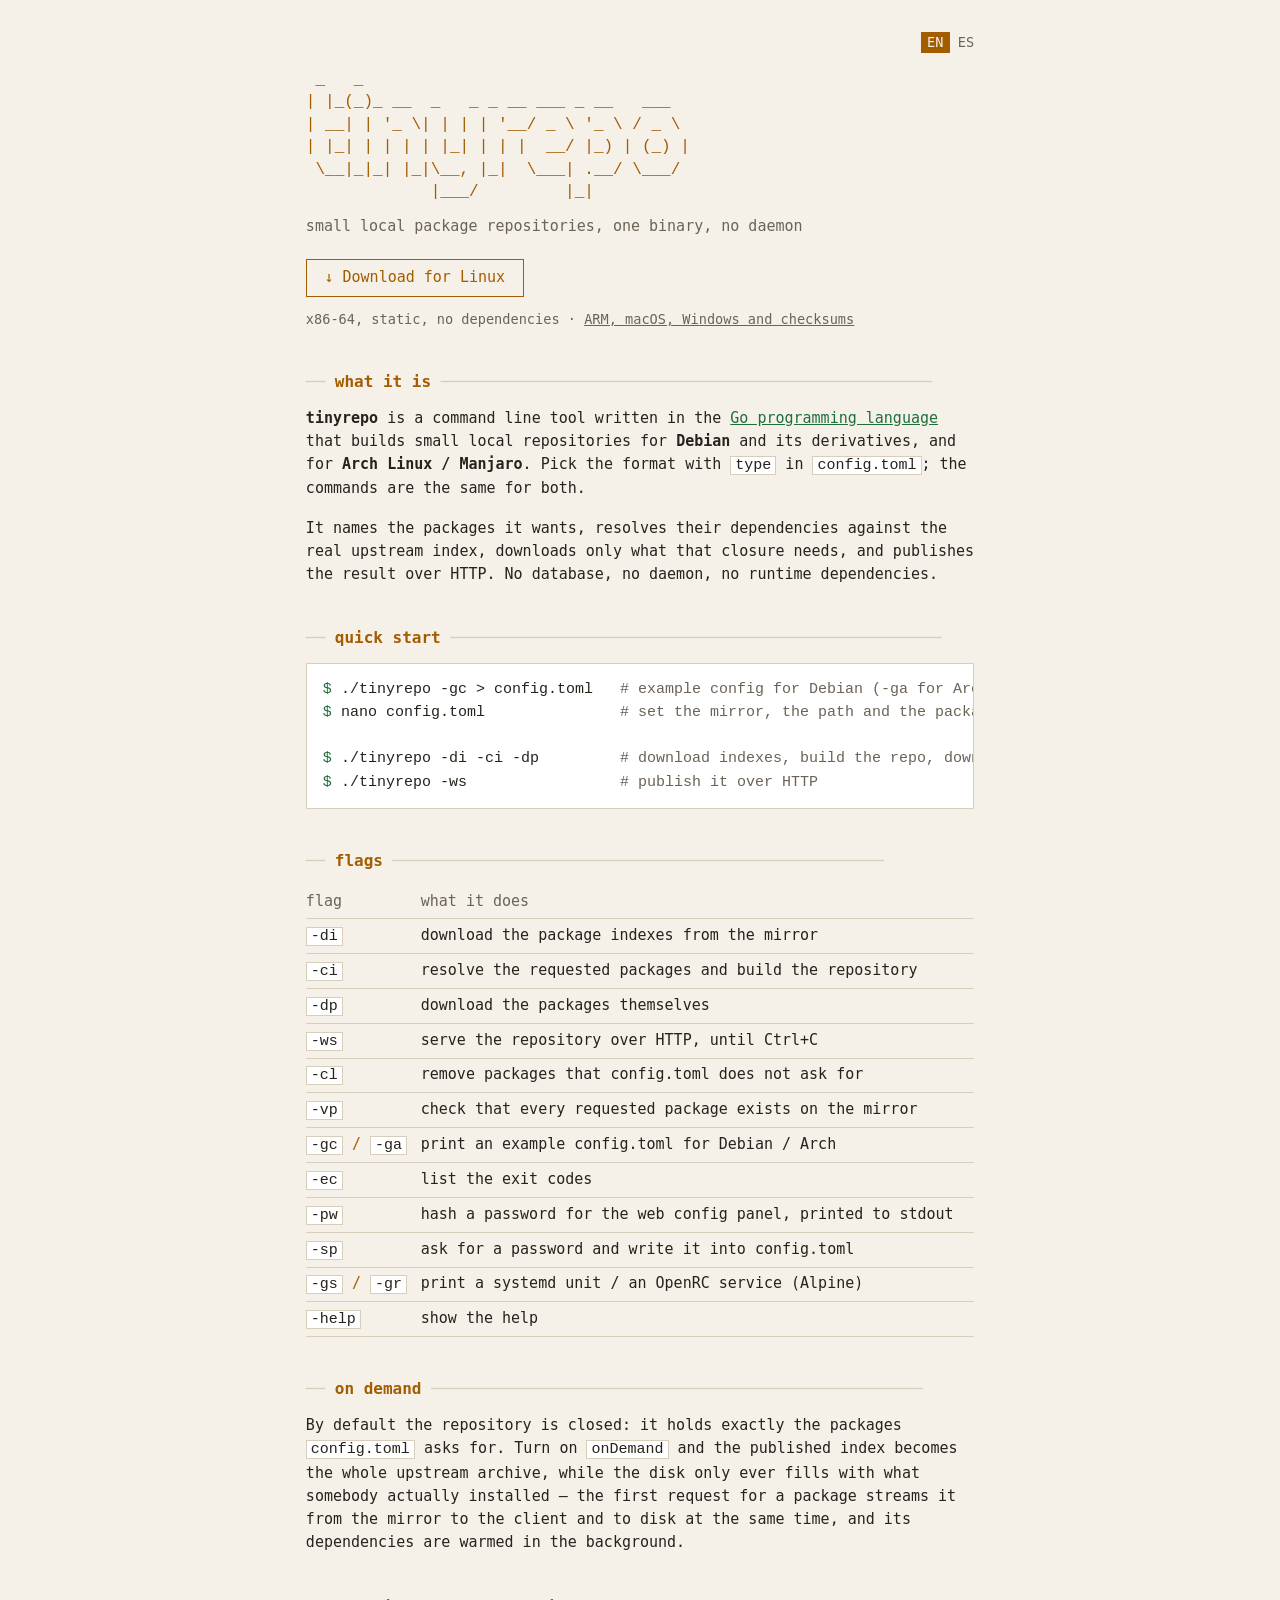
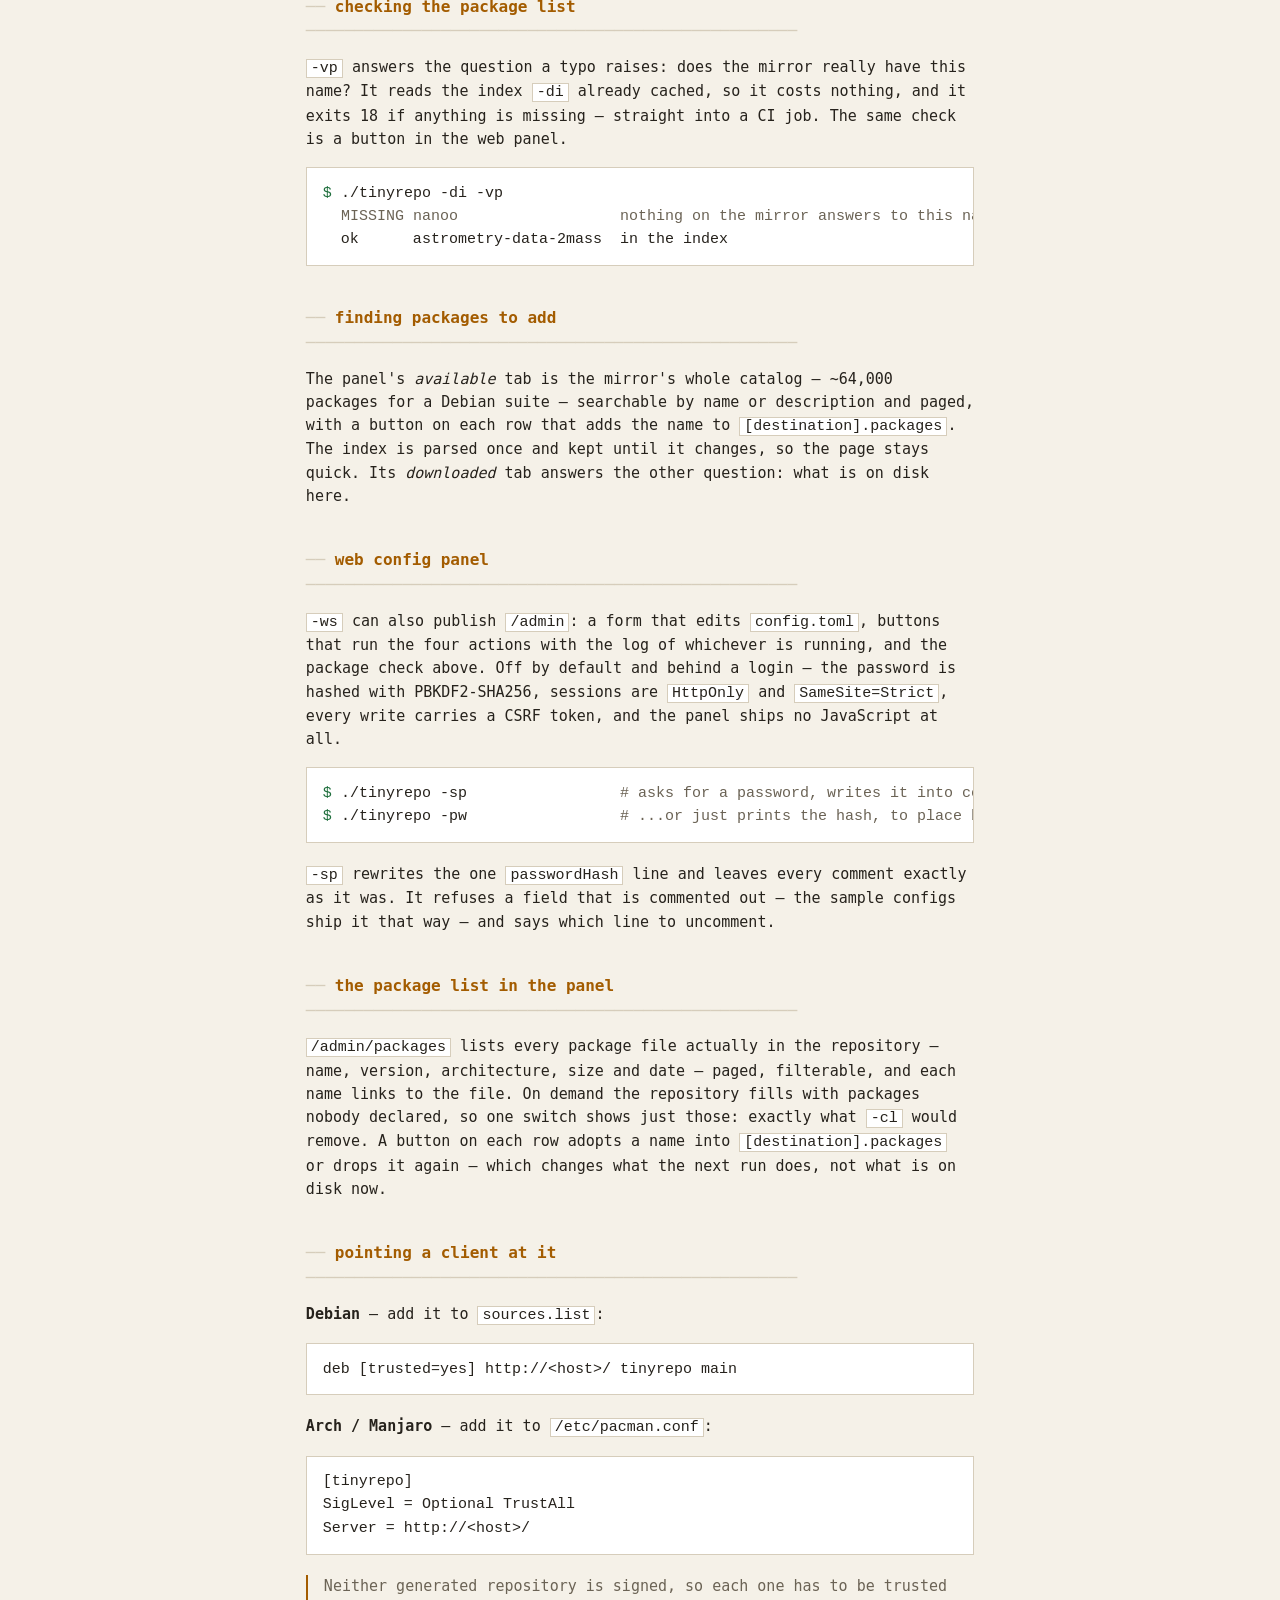
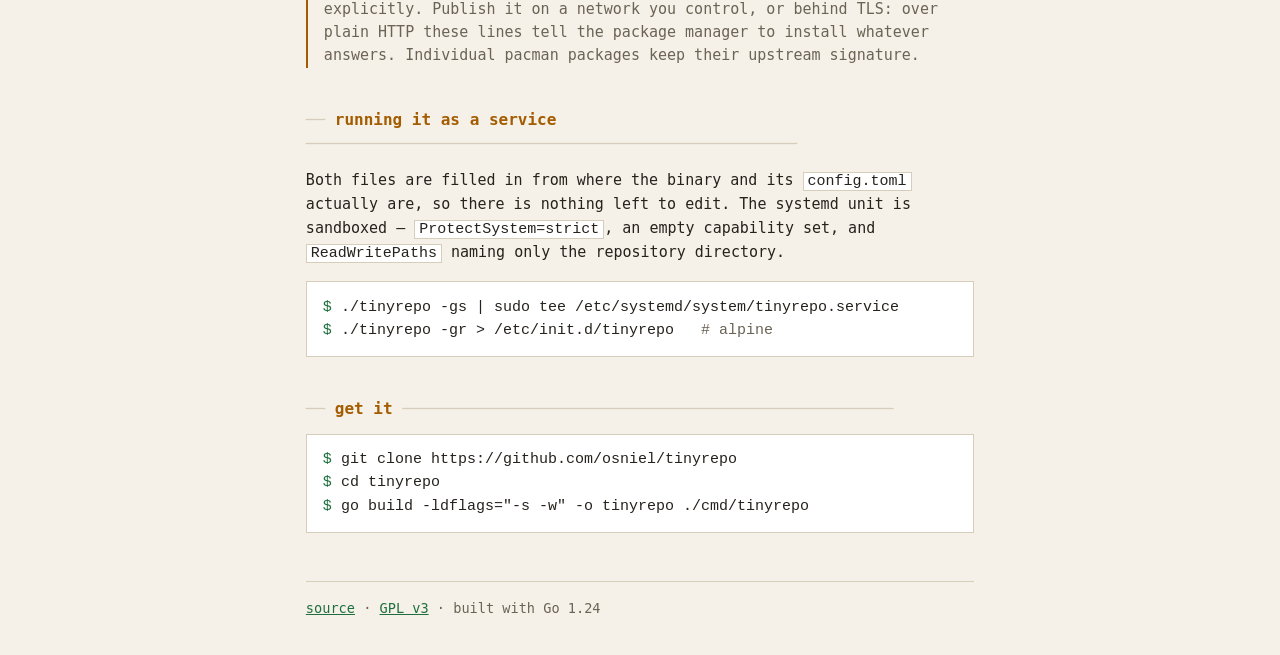
<file: docs/index.html>
<!DOCTYPE html>
<html lang="en">
<head>
<meta charset="utf-8">
<meta name="viewport" content="width=device-width, initial-scale=1">
<title>tinyrepo — small local Debian and Arch repositories</title>
<meta name="description" content="A single Go binary that builds and serves small local package repositories for Debian and Arch Linux / Manjaro.">
<link rel="alternate" hreflang="en" href="https://tinyrepo.dev/">
<link rel="alternate" hreflang="es" href="https://tinyrepo.dev/es/">
<link rel="alternate" hreflang="x-default" href="https://tinyrepo.dev/">
<link rel="icon" href="data:image/svg+xml,%3Csvg xmlns=%27http://www.w3.org/2000/svg%27 viewBox=%270 0 16 16%27%3E%3Crect width=%2716%27 height=%2716%27 rx=%273%27 fill=%27%23111%27/%3E%3Ctext x=%273%27 y=%2712%27 font-family=%27monospace%27 font-size=%2711%27 fill=%27%237f7%27%3E%3E%3C/text%3E%3C/svg%3E">
<link rel="stylesheet" href="assets/tui.css">
</head>
<body>
<main>

<nav class="lang">
  <a href="./" aria-current="true">EN</a>
  <a href="es/">ES</a>
</nav>

<header>
<pre class="logo" aria-label="tinyrepo"> _   _
| |_(_)_ __  _   _ _ __ ___ _ __   ___
| __| | '_ \| | | | '__/ _ \ '_ \ / _ \
| |_| | | | | |_| | | |  __/ |_) | (_) |
 \__|_|_| |_|\__, |_|  \___| .__/ \___/
             |___/         |_|</pre>
<p class="tagline">small local package repositories, one binary, no daemon<span class="cursor"> </span></p>

<div class="get">
<a class="button" href="https://github.com/osnieltux/tinyrepo/releases/latest/download/tinyrepo-linux-amd64" download>&#8595; Download for Linux</a>
<span class="other">x86-64, static, no dependencies &middot;
<a href="https://github.com/osnieltux/tinyrepo/releases/latest">ARM, macOS, Windows and checksums</a></span>
</div>
</header>

<h2>what it is</h2>
<p><strong>tinyrepo</strong> is a command line tool written in the
<a href="https://go.dev/">Go programming language</a> that builds small local repositories for
<strong>Debian</strong> and its derivatives, and for
<strong>Arch Linux / Manjaro</strong>. Pick the format with <code>type</code> in
<code>config.toml</code>; the commands are the same for both.</p>
<p>It names the packages it wants, resolves their dependencies against the real
upstream index, downloads only what that closure needs, and publishes the result
over HTTP. No database, no daemon, no runtime dependencies.</p>

<h2>quick start</h2>
<pre><code><span class="p">$</span> ./tinyrepo -gc &gt; config.toml   <span class="c"># example config for Debian (-ga for Arch)</span>
<span class="p">$</span> nano config.toml               <span class="c"># set the mirror, the path and the packages</span>

<span class="p">$</span> ./tinyrepo -di -ci -dp         <span class="c"># download indexes, build the repo, download packages</span>
<span class="p">$</span> ./tinyrepo -ws                 <span class="c"># publish it over HTTP</span></code></pre>

<h2>flags</h2>
<div class="scroll">
<table>
<thead><tr><th>flag</th><th>what it does</th></tr></thead>
<tbody>
<tr><td><code>-di</code></td><td>download the package indexes from the mirror</td></tr>
<tr><td><code>-ci</code></td><td>resolve the requested packages and build the repository</td></tr>
<tr><td><code>-dp</code></td><td>download the packages themselves</td></tr>
<tr><td><code>-ws</code></td><td>serve the repository over HTTP, until Ctrl+C</td></tr>
<tr><td><code>-cl</code></td><td>remove packages that config.toml does not ask for</td></tr>
<tr><td><code>-vp</code></td><td>check that every requested package exists on the mirror</td></tr>
<tr><td><code>-gc</code> / <code>-ga</code></td><td>print an example config.toml for Debian / Arch</td></tr>
<tr><td><code>-ec</code></td><td>list the exit codes</td></tr>
<tr><td><code>-pw</code></td><td>hash a password for the web config panel, printed to stdout</td></tr>
<tr><td><code>-sp</code></td><td>ask for a password and write it into config.toml</td></tr>
<tr><td><code>-gs</code> / <code>-gr</code></td><td>print a systemd unit / an OpenRC service (Alpine)</td></tr>
<tr><td><code>-help</code></td><td>show the help</td></tr>
</tbody>
</table>
</div>

<h2>on demand</h2>
<p>By default the repository is closed: it holds exactly the
packages <code>config.toml</code> asks for. Turn on <code>onDemand</code> and the
published index becomes the whole upstream archive, while the disk only ever
fills with what somebody actually installed — the first request for a package
streams it from the mirror to the client and to disk at the same time, and its
dependencies are warmed in the background.</p>

<h2>checking the package list</h2>
<p><code>-vp</code> answers the question a typo raises: does the mirror really
have this name? It reads the index <code>-di</code> already cached, so it costs
nothing, and it exits 18 if anything is missing — straight into a CI job. The
same check is a button in the web panel.</p>
<pre><code><span class="p">$</span> ./tinyrepo -di -vp
  <span class="c">MISSING nanoo                  nothing on the mirror answers to this name</span>
  ok      astrometry-data-2mass  in the index</code></pre>

<h2>finding packages to add</h2>
<p>The panel's <em>available</em> tab is the mirror's whole catalog — ~64,000
packages for a Debian suite — searchable by name or description and paged, with
a button on each row that adds the name to <code>[destination].packages</code>.
The index is parsed once and kept until it changes, so the page stays quick. Its
<em>downloaded</em> tab answers the other question: what is on disk here.</p>

<h2>web config panel</h2>
<p><code>-ws</code> can also publish <code>/admin</code>: a form that edits
<code>config.toml</code>, buttons that run the four actions with the log of
whichever is running, and the package check above. Off by default and behind a
login — the password is hashed with PBKDF2-SHA256, sessions are
<code>HttpOnly</code> and <code>SameSite=Strict</code>, every write carries a
CSRF token, and the panel ships no JavaScript at all.</p>
<pre><code><span class="p">$</span> ./tinyrepo -sp                 <span class="c"># asks for a password, writes it into config.toml</span>
<span class="p">$</span> ./tinyrepo -pw                 <span class="c"># ...or just prints the hash, to place by hand</span></code></pre>
<p><code>-sp</code> rewrites the one <code>passwordHash</code> line and leaves
every comment exactly as it was. It refuses a field that is commented out — the
sample configs ship it that way — and says which line to uncomment.</p>

<h2>the package list in the panel</h2>
<p><code>/admin/packages</code> lists every package file actually in the
repository — name, version, architecture, size and date — paged, filterable, and
each name links to the file. On demand the repository fills with packages nobody
declared, so one switch shows just those: exactly what <code>-cl</code> would
remove. A button on each row adopts a name into
<code>[destination].packages</code> or drops it again — which changes what the
next run does, not what is on disk now.</p>

<h2>pointing a client at it</h2>
<p><strong>Debian</strong> — add it to <code>sources.list</code>:</p>
<pre><code>deb [trusted=yes] http://&lt;host&gt;/ tinyrepo main</code></pre>
<p><strong>Arch / Manjaro</strong> — add it to <code>/etc/pacman.conf</code>:</p>
<pre><code>[tinyrepo]
SigLevel = Optional TrustAll
Server = http://&lt;host&gt;/</code></pre>
<p class="note">Neither generated repository is signed, so each one has to be trusted
explicitly. Publish it on a network you control, or behind TLS: over plain HTTP
these lines tell the package manager to install whatever answers. Individual
pacman packages keep their upstream signature.</p>

<h2>running it as a service</h2>
<p>Both files are filled in from where the binary and its <code>config.toml</code>
actually are, so there is nothing left to edit. The systemd unit is sandboxed —
<code>ProtectSystem=strict</code>, an empty capability set, and
<code>ReadWritePaths</code> naming only the repository directory.</p>
<pre><code><span class="p">$</span> ./tinyrepo -gs | sudo tee /etc/systemd/system/tinyrepo.service
<span class="p">$</span> ./tinyrepo -gr &gt; /etc/init.d/tinyrepo   <span class="c"># alpine</span></code></pre>

<h2>get it</h2>
<pre><code><span class="p">$</span> git clone https://github.com/osniel/tinyrepo
<span class="p">$</span> cd tinyrepo
<span class="p">$</span> go build -ldflags="-s -w" -o tinyrepo ./cmd/tinyrepo</code></pre>

<footer>
<a href="https://github.com/osnieltux/tinyrepo">source</a> ·
<a href="https://www.gnu.org/licenses/gpl-3.0.html">GPL v3</a> ·
built with Go 1.24
</footer>

</main>
</body>
</html>
</file>
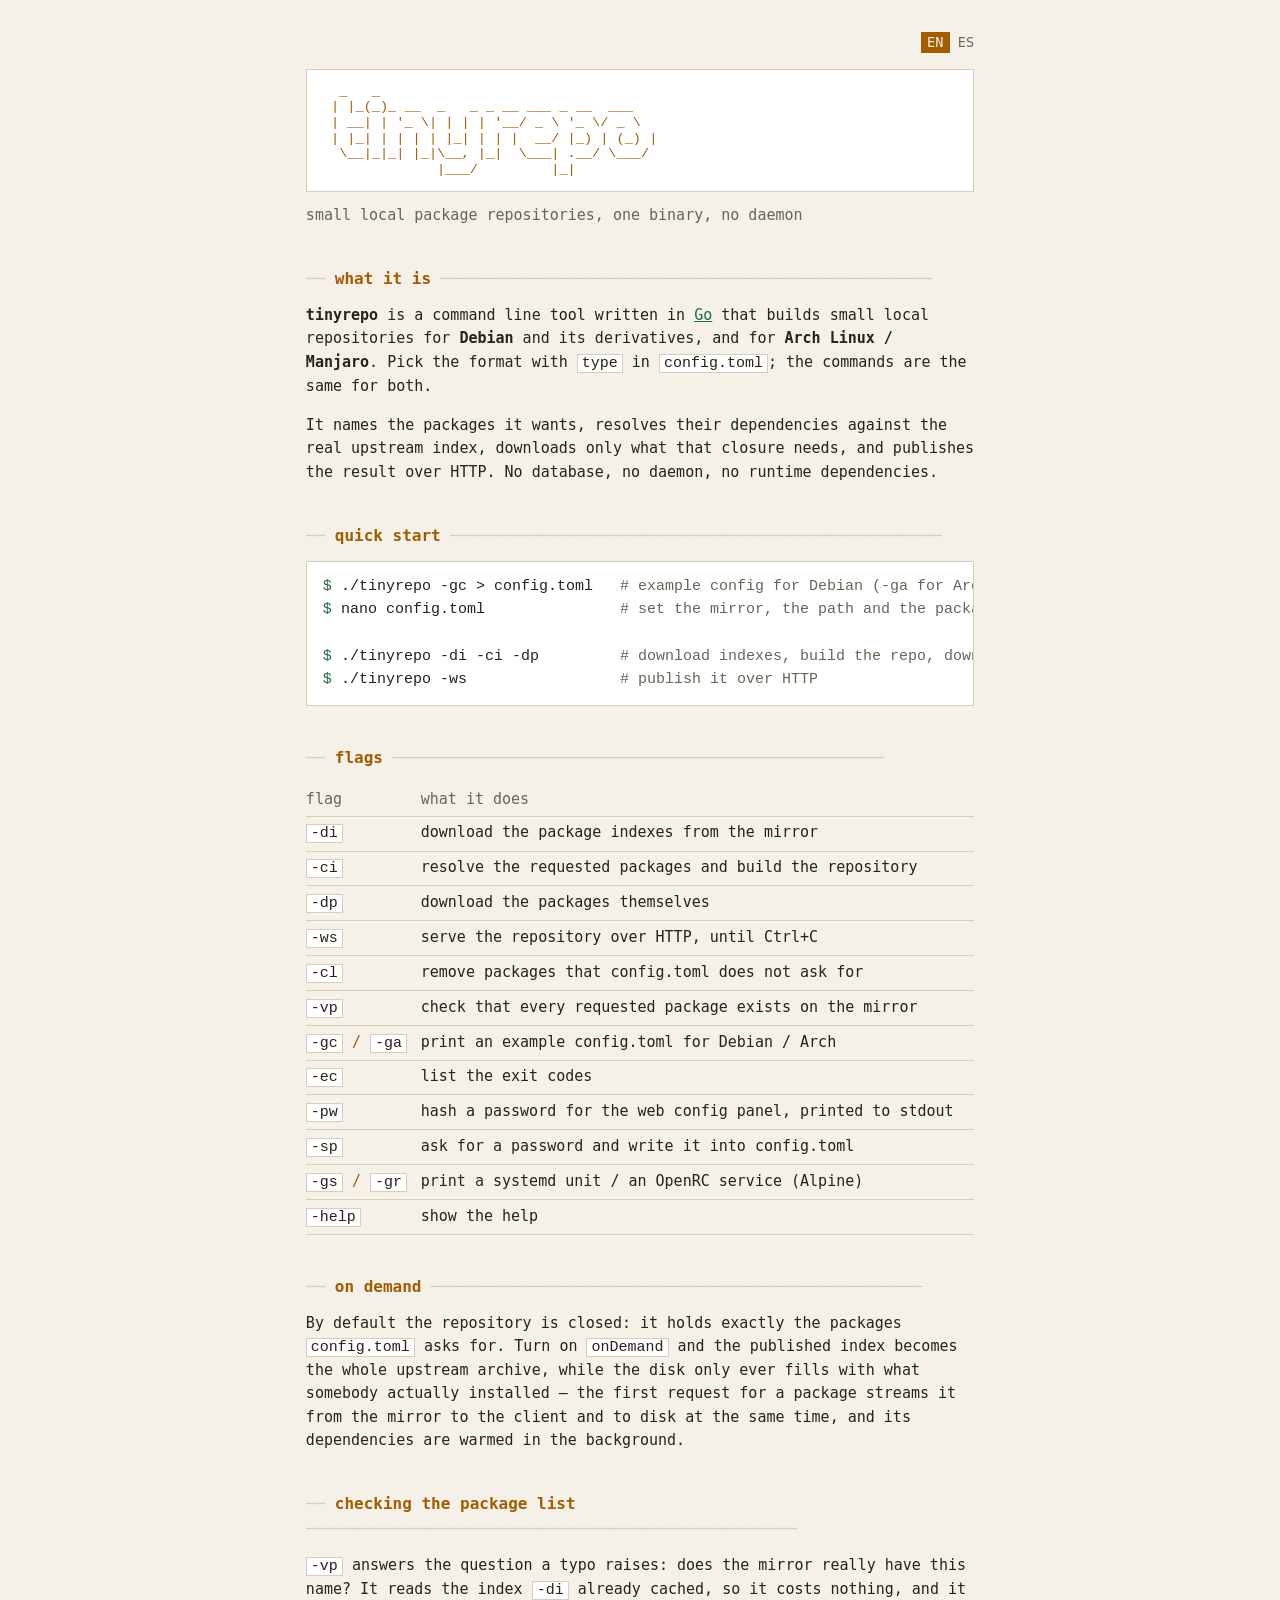
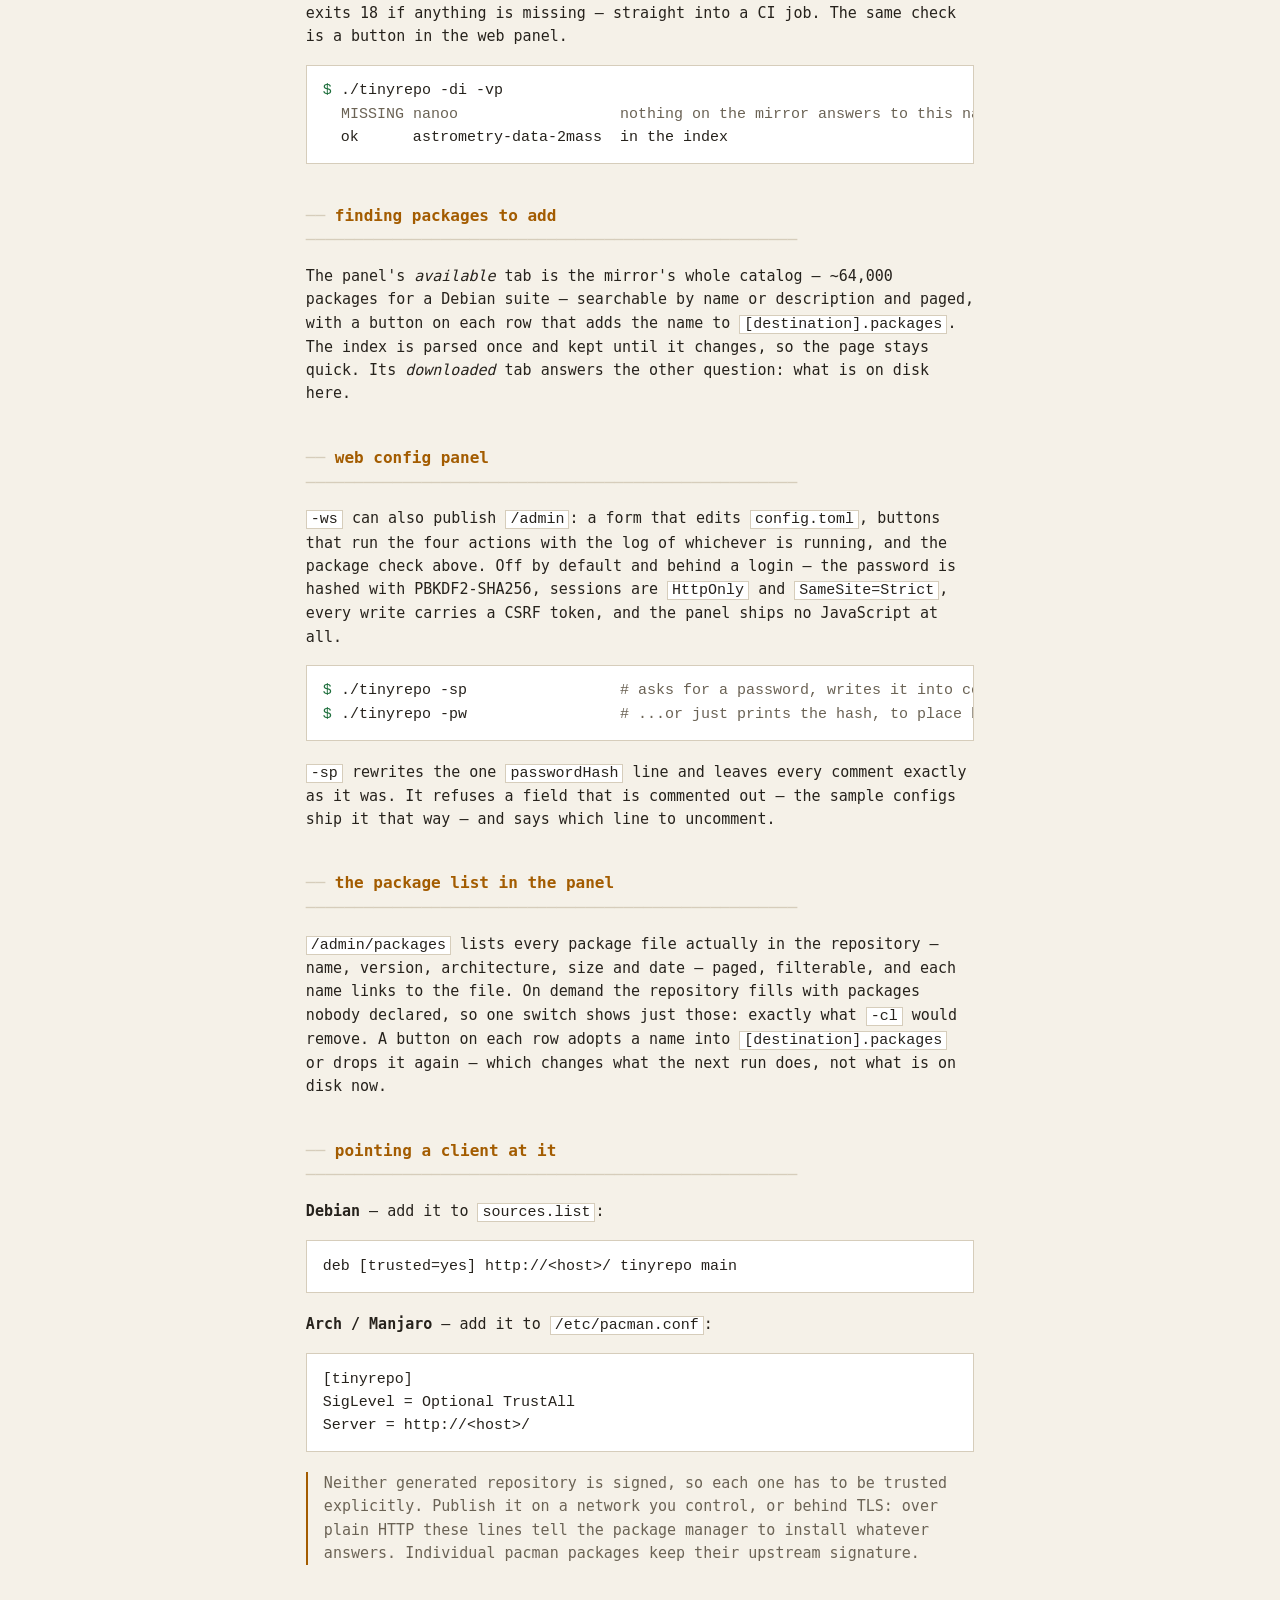
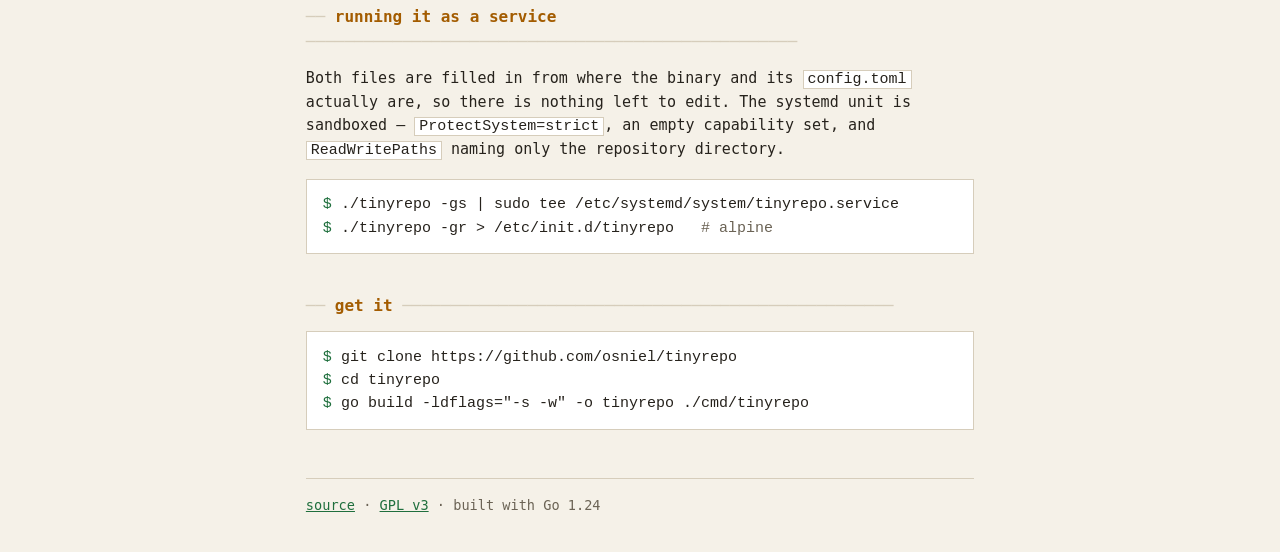
<file: web/index.html>
<!DOCTYPE html>
<html lang="en">
<head>
<meta charset="utf-8">
<meta name="viewport" content="width=device-width, initial-scale=1">
<title>tinyrepo — small local Debian and Arch repositories</title>
<meta name="description" content="A single Go binary that builds and serves small local package repositories for Debian and Arch Linux / Manjaro.">
<link rel="alternate" hreflang="en" href="/">
<link rel="alternate" hreflang="es" href="/es/">
<link rel="stylesheet" href="assets/tui.css">
</head>
<body>
<main>

<nav class="lang">
  <a href="/" aria-current="true">EN</a>
  <a href="/es/">ES</a>
</nav>

<header>
<pre class="logo" aria-label="tinyrepo">  _   _                           
 | |_(_)_ __  _   _ _ __ ___ _ __  ___
 | __| | '_ \| | | | '__/ _ \ '_ \/ _ \
 | |_| | | | | |_| | | |  __/ |_) | (_) |
  \__|_|_| |_|\__, |_|  \___| .__/ \___/
              |___/         |_|</pre>
<p class="tagline">small local package repositories, one binary, no daemon<span class="cursor"> </span></p>
</header>

<h2>what it is</h2>
<p><strong>tinyrepo</strong> is a command line tool written in
<a href="https://golang.org/">Go</a> that builds small local repositories for
<strong>Debian</strong> and its derivatives, and for
<strong>Arch Linux / Manjaro</strong>. Pick the format with <code>type</code> in
<code>config.toml</code>; the commands are the same for both.</p>
<p>It names the packages it wants, resolves their dependencies against the real
upstream index, downloads only what that closure needs, and publishes the result
over HTTP. No database, no daemon, no runtime dependencies.</p>

<h2>quick start</h2>
<pre><code><span class="p">$</span> ./tinyrepo -gc &gt; config.toml   <span class="c"># example config for Debian (-ga for Arch)</span>
<span class="p">$</span> nano config.toml               <span class="c"># set the mirror, the path and the packages</span>

<span class="p">$</span> ./tinyrepo -di -ci -dp         <span class="c"># download indexes, build the repo, download packages</span>
<span class="p">$</span> ./tinyrepo -ws                 <span class="c"># publish it over HTTP</span></code></pre>

<h2>flags</h2>
<div class="scroll">
<table>
<thead><tr><th>flag</th><th>what it does</th></tr></thead>
<tbody>
<tr><td><code>-di</code></td><td>download the package indexes from the mirror</td></tr>
<tr><td><code>-ci</code></td><td>resolve the requested packages and build the repository</td></tr>
<tr><td><code>-dp</code></td><td>download the packages themselves</td></tr>
<tr><td><code>-ws</code></td><td>serve the repository over HTTP, until Ctrl+C</td></tr>
<tr><td><code>-cl</code></td><td>remove packages that config.toml does not ask for</td></tr>
<tr><td><code>-vp</code></td><td>check that every requested package exists on the mirror</td></tr>
<tr><td><code>-gc</code> / <code>-ga</code></td><td>print an example config.toml for Debian / Arch</td></tr>
<tr><td><code>-ec</code></td><td>list the exit codes</td></tr>
<tr><td><code>-pw</code></td><td>hash a password for the web config panel, printed to stdout</td></tr>
<tr><td><code>-sp</code></td><td>ask for a password and write it into config.toml</td></tr>
<tr><td><code>-gs</code> / <code>-gr</code></td><td>print a systemd unit / an OpenRC service (Alpine)</td></tr>
<tr><td><code>-help</code></td><td>show the help</td></tr>
</tbody>
</table>
</div>

<h2>on demand</h2>
<p>By default the repository is closed: it holds exactly the
packages <code>config.toml</code> asks for. Turn on <code>onDemand</code> and the
published index becomes the whole upstream archive, while the disk only ever
fills with what somebody actually installed — the first request for a package
streams it from the mirror to the client and to disk at the same time, and its
dependencies are warmed in the background.</p>

<h2>checking the package list</h2>
<p><code>-vp</code> answers the question a typo raises: does the mirror really
have this name? It reads the index <code>-di</code> already cached, so it costs
nothing, and it exits 18 if anything is missing — straight into a CI job. The
same check is a button in the web panel.</p>
<pre><code><span class="p">$</span> ./tinyrepo -di -vp
  <span class="c">MISSING nanoo                  nothing on the mirror answers to this name</span>
  ok      astrometry-data-2mass  in the index</code></pre>

<h2>finding packages to add</h2>
<p>The panel's <em>available</em> tab is the mirror's whole catalog — ~64,000
packages for a Debian suite — searchable by name or description and paged, with
a button on each row that adds the name to <code>[destination].packages</code>.
The index is parsed once and kept until it changes, so the page stays quick. Its
<em>downloaded</em> tab answers the other question: what is on disk here.</p>

<h2>web config panel</h2>
<p><code>-ws</code> can also publish <code>/admin</code>: a form that edits
<code>config.toml</code>, buttons that run the four actions with the log of
whichever is running, and the package check above. Off by default and behind a
login — the password is hashed with PBKDF2-SHA256, sessions are
<code>HttpOnly</code> and <code>SameSite=Strict</code>, every write carries a
CSRF token, and the panel ships no JavaScript at all.</p>
<pre><code><span class="p">$</span> ./tinyrepo -sp                 <span class="c"># asks for a password, writes it into config.toml</span>
<span class="p">$</span> ./tinyrepo -pw                 <span class="c"># ...or just prints the hash, to place by hand</span></code></pre>
<p><code>-sp</code> rewrites the one <code>passwordHash</code> line and leaves
every comment exactly as it was. It refuses a field that is commented out — the
sample configs ship it that way — and says which line to uncomment.</p>

<h2>the package list in the panel</h2>
<p><code>/admin/packages</code> lists every package file actually in the
repository — name, version, architecture, size and date — paged, filterable, and
each name links to the file. On demand the repository fills with packages nobody
declared, so one switch shows just those: exactly what <code>-cl</code> would
remove. A button on each row adopts a name into
<code>[destination].packages</code> or drops it again — which changes what the
next run does, not what is on disk now.</p>

<h2>pointing a client at it</h2>
<p><strong>Debian</strong> — add it to <code>sources.list</code>:</p>
<pre><code>deb [trusted=yes] http://&lt;host&gt;/ tinyrepo main</code></pre>
<p><strong>Arch / Manjaro</strong> — add it to <code>/etc/pacman.conf</code>:</p>
<pre><code>[tinyrepo]
SigLevel = Optional TrustAll
Server = http://&lt;host&gt;/</code></pre>
<p class="note">Neither generated repository is signed, so each one has to be trusted
explicitly. Publish it on a network you control, or behind TLS: over plain HTTP
these lines tell the package manager to install whatever answers. Individual
pacman packages keep their upstream signature.</p>

<h2>running it as a service</h2>
<p>Both files are filled in from where the binary and its <code>config.toml</code>
actually are, so there is nothing left to edit. The systemd unit is sandboxed —
<code>ProtectSystem=strict</code>, an empty capability set, and
<code>ReadWritePaths</code> naming only the repository directory.</p>
<pre><code><span class="p">$</span> ./tinyrepo -gs | sudo tee /etc/systemd/system/tinyrepo.service
<span class="p">$</span> ./tinyrepo -gr &gt; /etc/init.d/tinyrepo   <span class="c"># alpine</span></code></pre>

<h2>get it</h2>
<pre><code><span class="p">$</span> git clone https://github.com/osniel/tinyrepo
<span class="p">$</span> cd tinyrepo
<span class="p">$</span> go build -ldflags="-s -w" -o tinyrepo ./cmd/tinyrepo</code></pre>

<footer>
<a href="https://github.com/osniel/tinyrepo">source</a> ·
<a href="https://www.gnu.org/licenses/gpl-3.0.html">GPL v3</a> ·
built with Go 1.24
</footer>

</main>
</body>
</html>
</file>
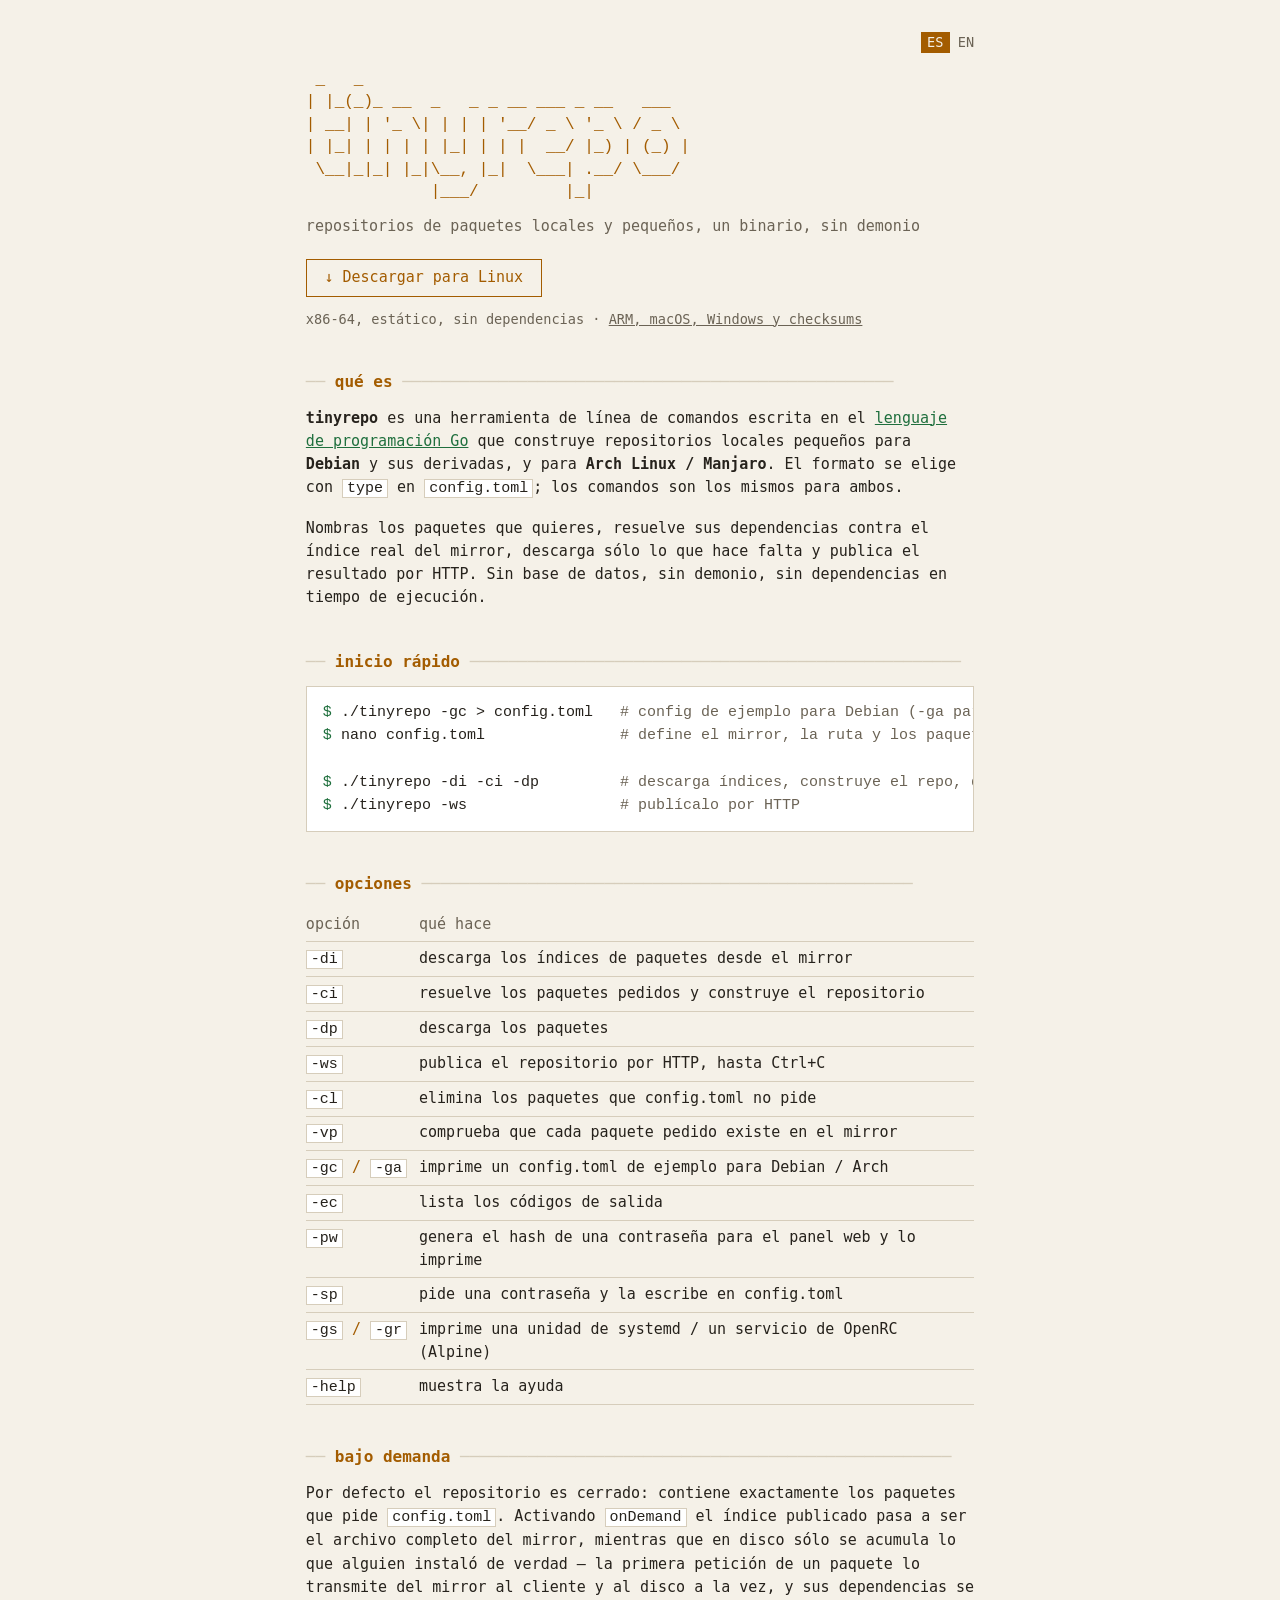
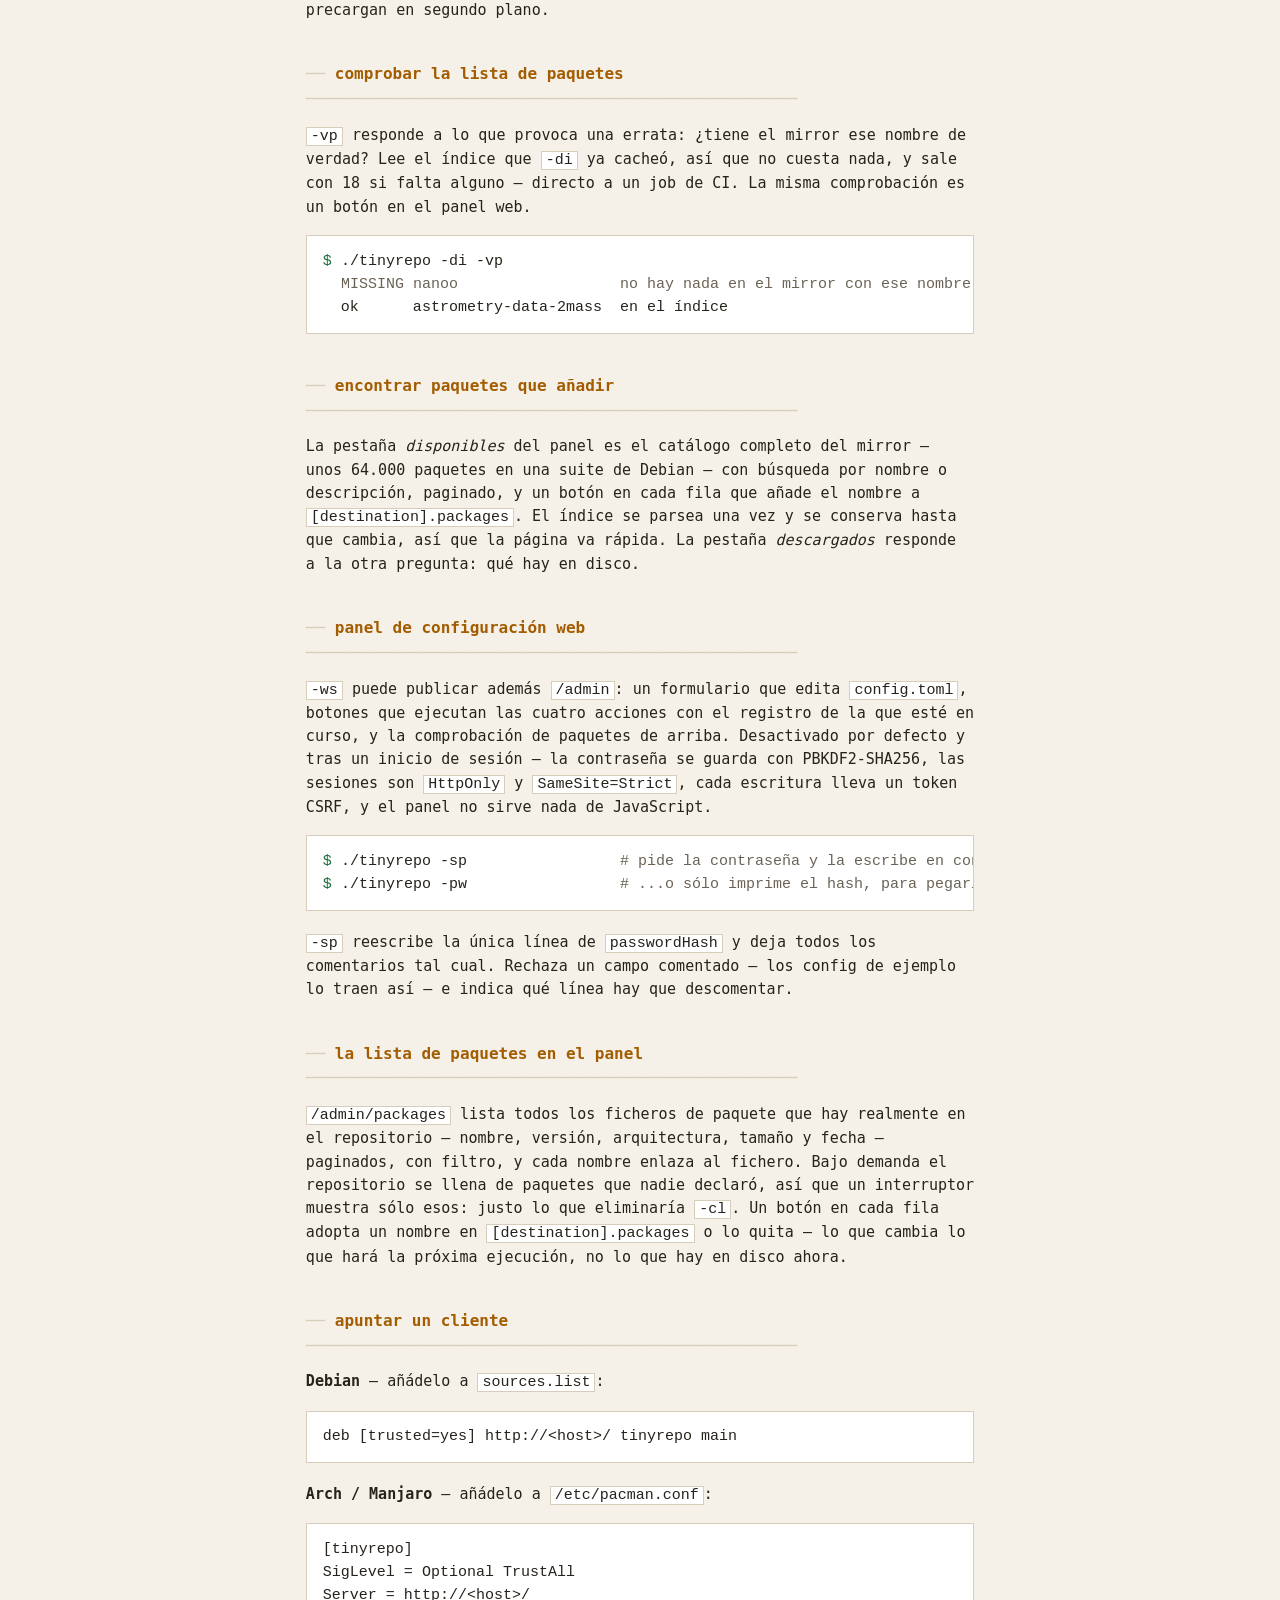
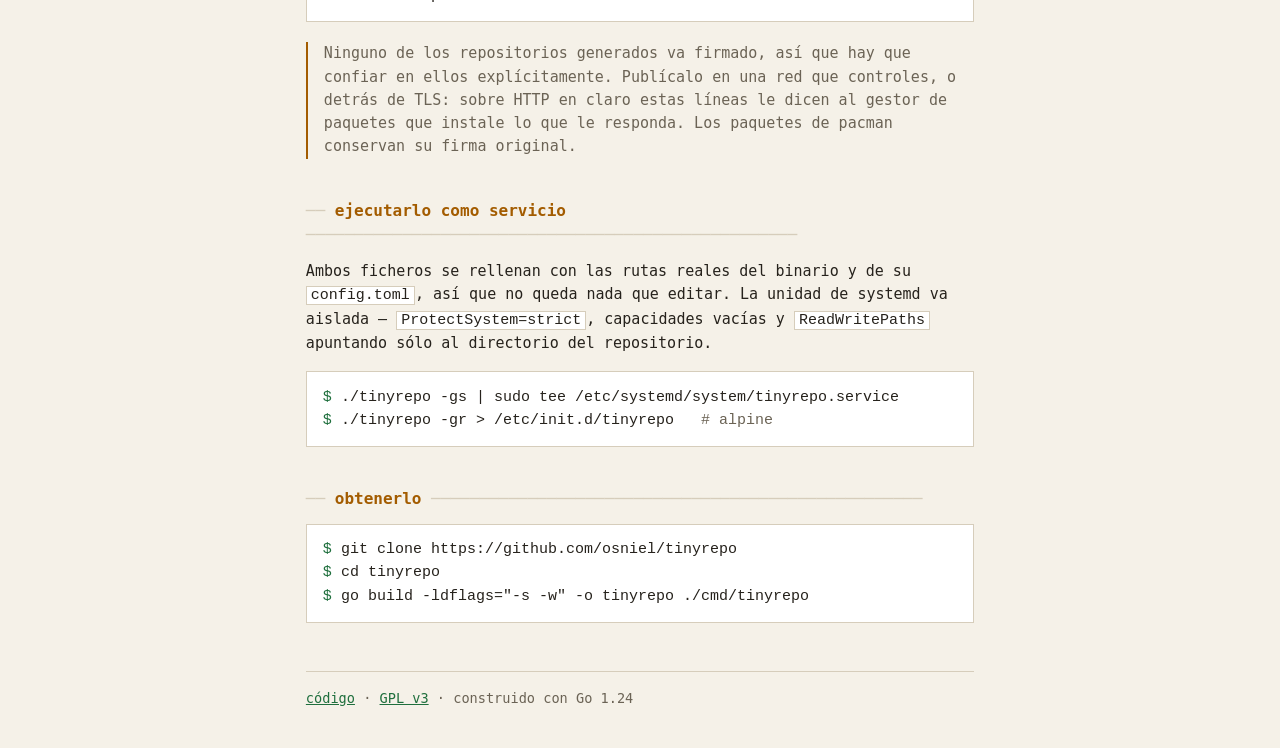
<file: docs/es/index.html>
<!DOCTYPE html>
<html lang="es">
<head>
<meta charset="utf-8">
<meta name="viewport" content="width=device-width, initial-scale=1">
<title>tinyrepo — repositorios locales pequeños de Debian y Arch</title>
<meta name="description" content="Un único binario en Go que construye y publica repositorios locales pequeños para Debian y Arch Linux / Manjaro.">
<link rel="alternate" hreflang="en" href="https://tinyrepo.dev/">
<link rel="alternate" hreflang="es" href="https://tinyrepo.dev/es/">
<link rel="alternate" hreflang="x-default" href="https://tinyrepo.dev/">
<link rel="icon" href="data:image/svg+xml,%3Csvg xmlns=%27http://www.w3.org/2000/svg%27 viewBox=%270 0 16 16%27%3E%3Crect width=%2716%27 height=%2716%27 rx=%273%27 fill=%27%23111%27/%3E%3Ctext x=%273%27 y=%2712%27 font-family=%27monospace%27 font-size=%2711%27 fill=%27%237f7%27%3E%3E%3C/text%3E%3C/svg%3E">
<link rel="stylesheet" href="../assets/tui.css">
</head>
<body>
<main>

<nav class="lang">
  <a href="./" aria-current="true">ES</a>
  <a href="../">EN</a>
</nav>

<header>
<pre class="logo" aria-label="tinyrepo"> _   _
| |_(_)_ __  _   _ _ __ ___ _ __   ___
| __| | '_ \| | | | '__/ _ \ '_ \ / _ \
| |_| | | | | |_| | | |  __/ |_) | (_) |
 \__|_|_| |_|\__, |_|  \___| .__/ \___/
             |___/         |_|</pre>
<p class="tagline">repositorios de paquetes locales y pequeños, un binario, sin demonio<span class="cursor"> </span></p>

<div class="get">
<a class="button" href="https://github.com/osnieltux/tinyrepo/releases/latest/download/tinyrepo-linux-amd64" download>&#8595; Descargar para Linux</a>
<span class="other">x86-64, estático, sin dependencias &middot;
<a href="https://github.com/osnieltux/tinyrepo/releases/latest">ARM, macOS, Windows y checksums</a></span>
</div>
</header>

<h2>qué es</h2>
<p><strong>tinyrepo</strong> es una herramienta de línea de comandos
escrita en el <a href="https://go.dev/">lenguaje de programación Go</a> que construye repositorios
locales pequeños para <strong>Debian</strong> y sus derivadas, y para
<strong>Arch Linux / Manjaro</strong>. El formato se elige con <code>type</code>
en <code>config.toml</code>; los comandos son los mismos para ambos.</p>
<p>Nombras los paquetes que quieres, resuelve sus dependencias contra el índice
real del mirror, descarga sólo lo que hace falta y publica el resultado por
HTTP. Sin base de datos, sin demonio, sin dependencias en tiempo de
ejecución.</p>

<h2>inicio rápido</h2>
<pre><code><span class="p">$</span> ./tinyrepo -gc &gt; config.toml   <span class="c"># config de ejemplo para Debian (-ga para Arch)</span>
<span class="p">$</span> nano config.toml               <span class="c"># define el mirror, la ruta y los paquetes</span>

<span class="p">$</span> ./tinyrepo -di -ci -dp         <span class="c"># descarga índices, construye el repo, descarga paquetes</span>
<span class="p">$</span> ./tinyrepo -ws                 <span class="c"># publícalo por HTTP</span></code></pre>

<h2>opciones</h2>
<div class="scroll">
<table>
<thead><tr><th>opción</th><th>qué hace</th></tr></thead>
<tbody>
<tr><td><code>-di</code></td><td>descarga los índices de paquetes desde el mirror</td></tr>
<tr><td><code>-ci</code></td><td>resuelve los paquetes pedidos y construye el repositorio</td></tr>
<tr><td><code>-dp</code></td><td>descarga los paquetes</td></tr>
<tr><td><code>-ws</code></td><td>publica el repositorio por HTTP, hasta Ctrl+C</td></tr>
<tr><td><code>-cl</code></td><td>elimina los paquetes que config.toml no pide</td></tr>
<tr><td><code>-vp</code></td><td>comprueba que cada paquete pedido existe en el mirror</td></tr>
<tr><td><code>-gc</code> / <code>-ga</code></td><td>imprime un config.toml de ejemplo para Debian / Arch</td></tr>
<tr><td><code>-ec</code></td><td>lista los códigos de salida</td></tr>
<tr><td><code>-pw</code></td><td>genera el hash de una contraseña para el panel web y lo imprime</td></tr>
<tr><td><code>-sp</code></td><td>pide una contraseña y la escribe en config.toml</td></tr>
<tr><td><code>-gs</code> / <code>-gr</code></td><td>imprime una unidad de systemd / un servicio de OpenRC (Alpine)</td></tr>
<tr><td><code>-help</code></td><td>muestra la ayuda</td></tr>
</tbody>
</table>
</div>

<h2>bajo demanda</h2>
<p>Por defecto el repositorio es cerrado: contiene exactamente los
paquetes que pide <code>config.toml</code>. Activando <code>onDemand</code> el
índice publicado pasa a ser el archivo completo del mirror, mientras que en disco
sólo se acumula lo que alguien instaló de verdad — la primera petición de un
paquete lo transmite del mirror al cliente y al disco a la vez, y sus
dependencias se precargan en segundo plano.</p>

<h2>comprobar la lista de paquetes</h2>
<p><code>-vp</code> responde a lo que provoca una errata: ¿tiene el mirror ese
nombre de verdad? Lee el índice que <code>-di</code> ya cacheó, así que no
cuesta nada, y sale con 18 si falta alguno — directo a un job de CI. La misma
comprobación es un botón en el panel web.</p>
<pre><code><span class="p">$</span> ./tinyrepo -di -vp
  <span class="c">MISSING nanoo                  no hay nada en el mirror con ese nombre</span>
  ok      astrometry-data-2mass  en el índice</code></pre>

<h2>encontrar paquetes que añadir</h2>
<p>La pestaña <em>disponibles</em> del panel es el catálogo completo del mirror
— unos 64.000 paquetes en una suite de Debian — con búsqueda por nombre o
descripción, paginado, y un botón en cada fila que añade el nombre a
<code>[destination].packages</code>. El índice se parsea una vez y se conserva
hasta que cambia, así que la página va rápida. La pestaña <em>descargados</em>
responde a la otra pregunta: qué hay en disco.</p>

<h2>panel de configuración web</h2>
<p><code>-ws</code> puede publicar además <code>/admin</code>: un formulario que
edita <code>config.toml</code>, botones que ejecutan las cuatro acciones con el
registro de la que esté en curso, y la comprobación de paquetes de arriba.
Desactivado por defecto y tras un inicio de sesión — la contraseña se guarda con
PBKDF2-SHA256, las sesiones son <code>HttpOnly</code> y
<code>SameSite=Strict</code>, cada escritura lleva un token CSRF, y el panel no
sirve nada de JavaScript.</p>
<pre><code><span class="p">$</span> ./tinyrepo -sp                 <span class="c"># pide la contraseña y la escribe en config.toml</span>
<span class="p">$</span> ./tinyrepo -pw                 <span class="c"># ...o sólo imprime el hash, para pegarlo a mano</span></code></pre>
<p><code>-sp</code> reescribe la única línea de <code>passwordHash</code> y deja
todos los comentarios tal cual. Rechaza un campo comentado — los config de
ejemplo lo traen así — e indica qué línea hay que descomentar.</p>

<h2>la lista de paquetes en el panel</h2>
<p><code>/admin/packages</code> lista todos los ficheros de paquete que hay
realmente en el repositorio — nombre, versión, arquitectura, tamaño y fecha —
paginados, con filtro, y cada nombre enlaza al fichero. Bajo demanda el
repositorio se llena de paquetes que nadie declaró, así que un interruptor
muestra sólo esos: justo lo que eliminaría <code>-cl</code>. Un botón en cada
fila adopta un nombre en <code>[destination].packages</code> o lo quita — lo que
cambia lo que hará la próxima ejecución, no lo que hay en disco ahora.</p>

<h2>apuntar un cliente</h2>
<p><strong>Debian</strong> — añádelo a <code>sources.list</code>:</p>
<pre><code>deb [trusted=yes] http://&lt;host&gt;/ tinyrepo main</code></pre>
<p><strong>Arch / Manjaro</strong> — añádelo a <code>/etc/pacman.conf</code>:</p>
<pre><code>[tinyrepo]
SigLevel = Optional TrustAll
Server = http://&lt;host&gt;/</code></pre>
<p class="note">Ninguno de los repositorios generados va firmado, así que hay que
confiar en ellos explícitamente. Publícalo en una red que controles, o detrás de
TLS: sobre HTTP en claro estas líneas le dicen al gestor de paquetes que instale
lo que le responda. Los paquetes de pacman conservan su firma original.</p>

<h2>ejecutarlo como servicio</h2>
<p>Ambos ficheros se rellenan con las rutas reales del binario y de su
<code>config.toml</code>, así que no queda nada que editar. La unidad de systemd
va aislada — <code>ProtectSystem=strict</code>, capacidades vacías y
<code>ReadWritePaths</code> apuntando sólo al directorio del repositorio.</p>
<pre><code><span class="p">$</span> ./tinyrepo -gs | sudo tee /etc/systemd/system/tinyrepo.service
<span class="p">$</span> ./tinyrepo -gr &gt; /etc/init.d/tinyrepo   <span class="c"># alpine</span></code></pre>

<h2>obtenerlo</h2>
<pre><code><span class="p">$</span> git clone https://github.com/osniel/tinyrepo
<span class="p">$</span> cd tinyrepo
<span class="p">$</span> go build -ldflags="-s -w" -o tinyrepo ./cmd/tinyrepo</code></pre>

<footer>
<a href="https://github.com/osnieltux/tinyrepo">código</a> ·
<a href="https://www.gnu.org/licenses/gpl-3.0.html">GPL v3</a> ·
construido con Go 1.24
</footer>

</main>
</body>
</html>
</file>
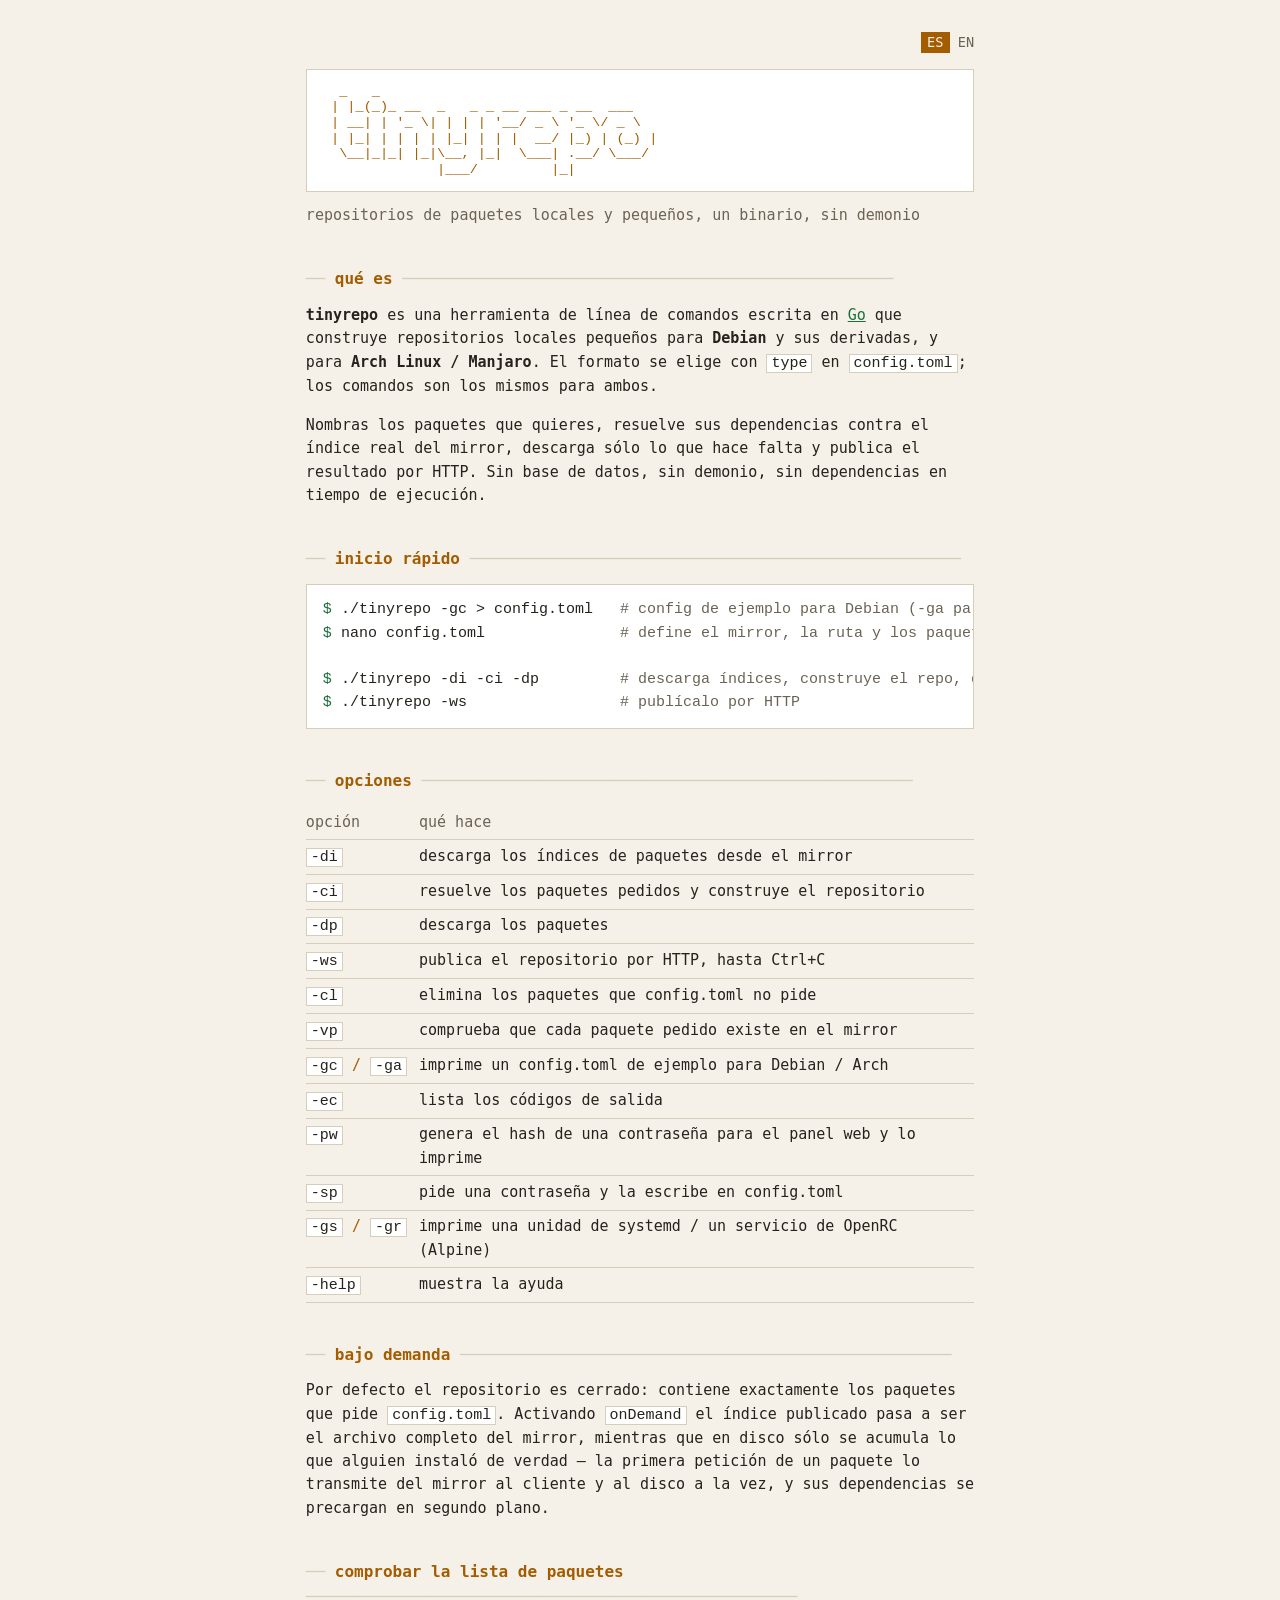
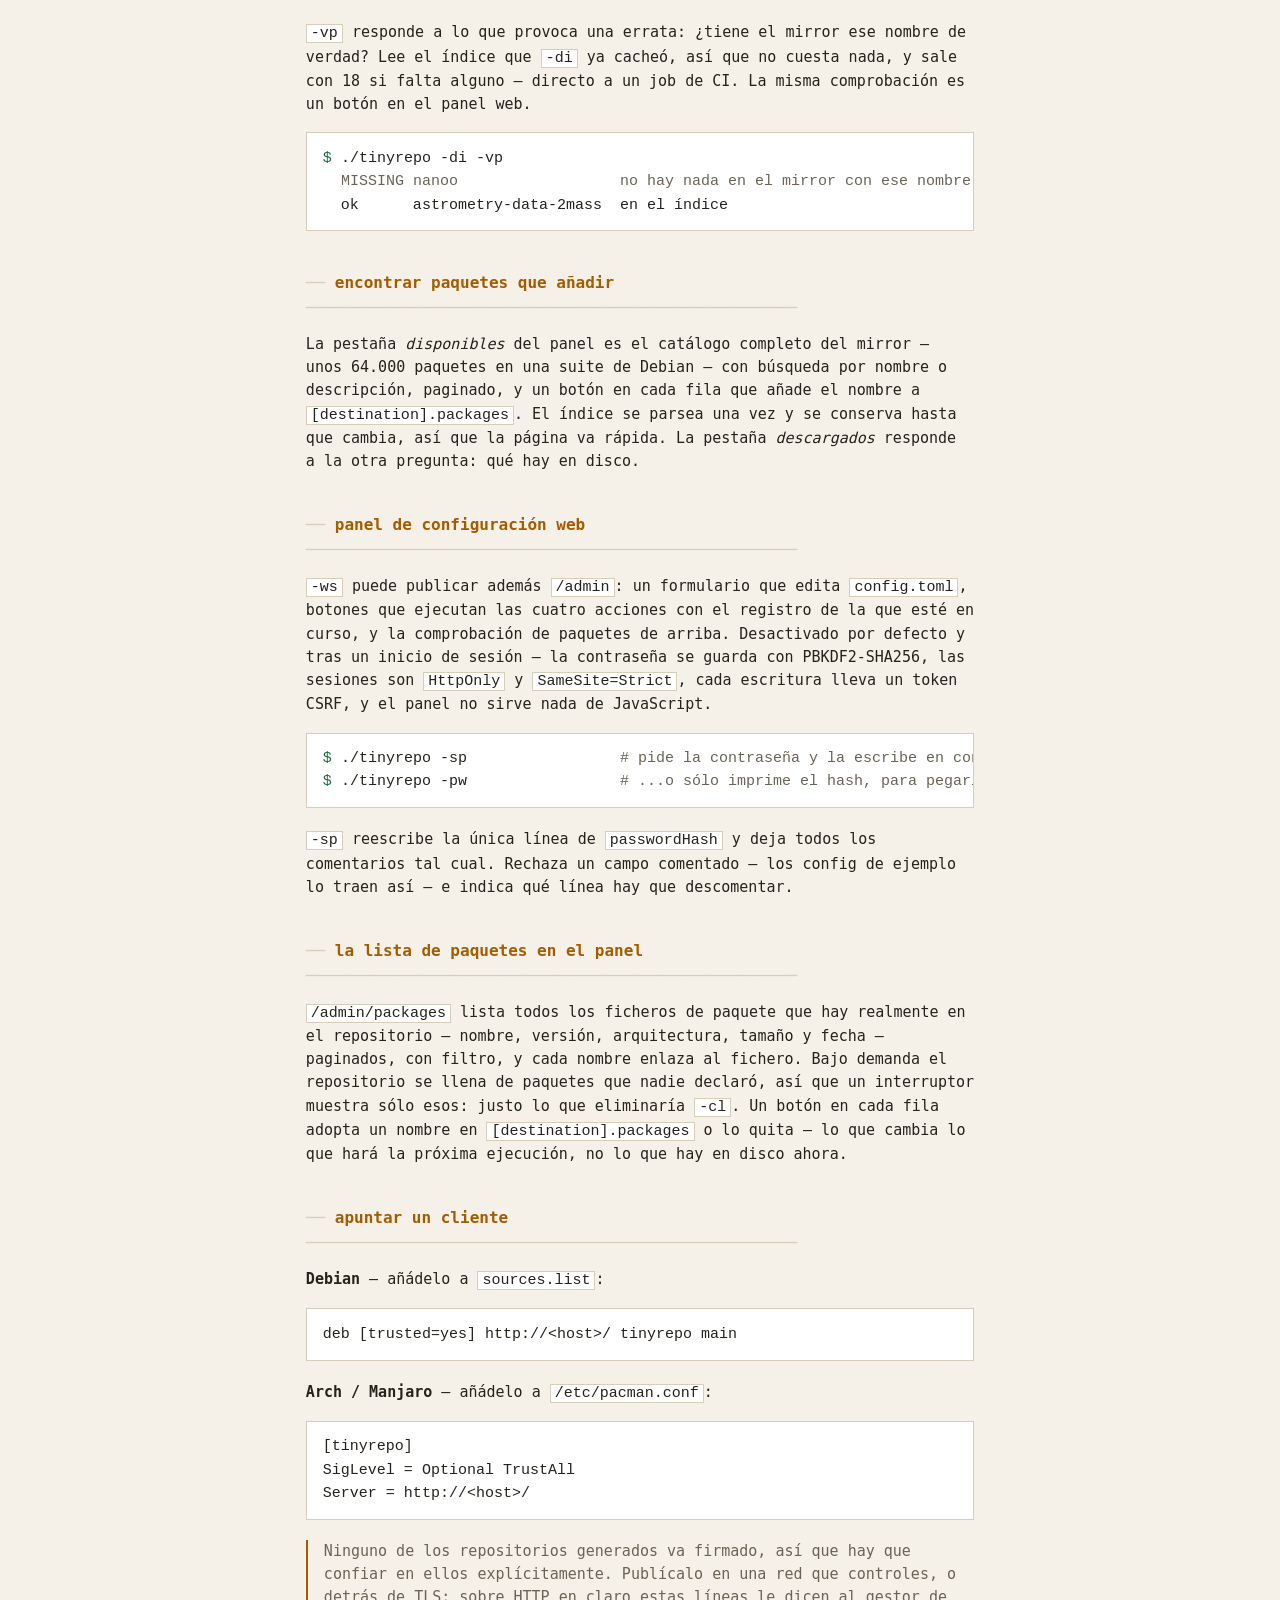
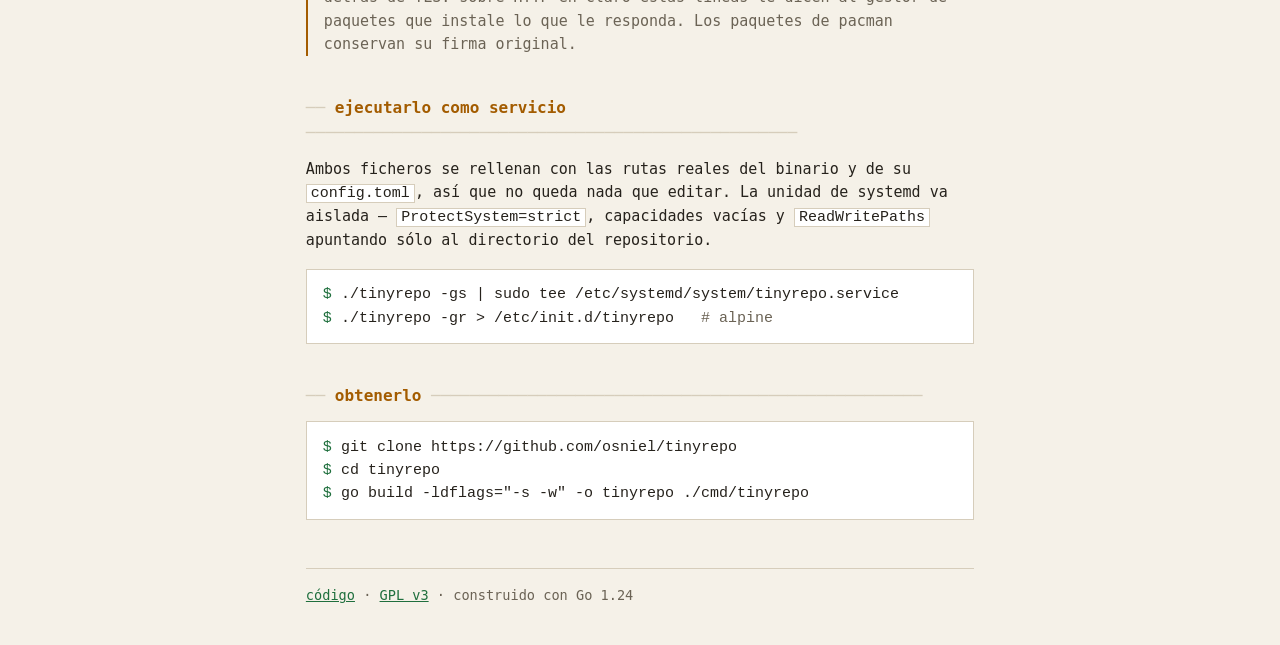
<file: web/es/index.html>
<!DOCTYPE html>
<html lang="es">
<head>
<meta charset="utf-8">
<meta name="viewport" content="width=device-width, initial-scale=1">
<title>tinyrepo — repositorios locales pequeños de Debian y Arch</title>
<meta name="description" content="Un único binario en Go que construye y publica repositorios locales pequeños para Debian y Arch Linux / Manjaro.">
<link rel="alternate" hreflang="en" href="/">
<link rel="alternate" hreflang="es" href="/es/">
<link rel="stylesheet" href="../assets/tui.css">
</head>
<body>
<main>

<nav class="lang">
  <a href="/es/" aria-current="true">ES</a>
  <a href="/">EN</a>
</nav>

<header>
<pre class="logo" aria-label="tinyrepo">  _   _                           
 | |_(_)_ __  _   _ _ __ ___ _ __  ___
 | __| | '_ \| | | | '__/ _ \ '_ \/ _ \
 | |_| | | | | |_| | | |  __/ |_) | (_) |
  \__|_|_| |_|\__, |_|  \___| .__/ \___/
              |___/         |_|</pre>
<p class="tagline">repositorios de paquetes locales y pequeños, un binario, sin demonio<span class="cursor"> </span></p>
</header>

<h2>qué es</h2>
<p><strong>tinyrepo</strong> es una herramienta de línea de comandos
escrita en <a href="https://golang.org/">Go</a> que construye repositorios
locales pequeños para <strong>Debian</strong> y sus derivadas, y para
<strong>Arch Linux / Manjaro</strong>. El formato se elige con <code>type</code>
en <code>config.toml</code>; los comandos son los mismos para ambos.</p>
<p>Nombras los paquetes que quieres, resuelve sus dependencias contra el índice
real del mirror, descarga sólo lo que hace falta y publica el resultado por
HTTP. Sin base de datos, sin demonio, sin dependencias en tiempo de
ejecución.</p>

<h2>inicio rápido</h2>
<pre><code><span class="p">$</span> ./tinyrepo -gc &gt; config.toml   <span class="c"># config de ejemplo para Debian (-ga para Arch)</span>
<span class="p">$</span> nano config.toml               <span class="c"># define el mirror, la ruta y los paquetes</span>

<span class="p">$</span> ./tinyrepo -di -ci -dp         <span class="c"># descarga índices, construye el repo, descarga paquetes</span>
<span class="p">$</span> ./tinyrepo -ws                 <span class="c"># publícalo por HTTP</span></code></pre>

<h2>opciones</h2>
<div class="scroll">
<table>
<thead><tr><th>opción</th><th>qué hace</th></tr></thead>
<tbody>
<tr><td><code>-di</code></td><td>descarga los índices de paquetes desde el mirror</td></tr>
<tr><td><code>-ci</code></td><td>resuelve los paquetes pedidos y construye el repositorio</td></tr>
<tr><td><code>-dp</code></td><td>descarga los paquetes</td></tr>
<tr><td><code>-ws</code></td><td>publica el repositorio por HTTP, hasta Ctrl+C</td></tr>
<tr><td><code>-cl</code></td><td>elimina los paquetes que config.toml no pide</td></tr>
<tr><td><code>-vp</code></td><td>comprueba que cada paquete pedido existe en el mirror</td></tr>
<tr><td><code>-gc</code> / <code>-ga</code></td><td>imprime un config.toml de ejemplo para Debian / Arch</td></tr>
<tr><td><code>-ec</code></td><td>lista los códigos de salida</td></tr>
<tr><td><code>-pw</code></td><td>genera el hash de una contraseña para el panel web y lo imprime</td></tr>
<tr><td><code>-sp</code></td><td>pide una contraseña y la escribe en config.toml</td></tr>
<tr><td><code>-gs</code> / <code>-gr</code></td><td>imprime una unidad de systemd / un servicio de OpenRC (Alpine)</td></tr>
<tr><td><code>-help</code></td><td>muestra la ayuda</td></tr>
</tbody>
</table>
</div>

<h2>bajo demanda</h2>
<p>Por defecto el repositorio es cerrado: contiene exactamente los
paquetes que pide <code>config.toml</code>. Activando <code>onDemand</code> el
índice publicado pasa a ser el archivo completo del mirror, mientras que en disco
sólo se acumula lo que alguien instaló de verdad — la primera petición de un
paquete lo transmite del mirror al cliente y al disco a la vez, y sus
dependencias se precargan en segundo plano.</p>

<h2>comprobar la lista de paquetes</h2>
<p><code>-vp</code> responde a lo que provoca una errata: ¿tiene el mirror ese
nombre de verdad? Lee el índice que <code>-di</code> ya cacheó, así que no
cuesta nada, y sale con 18 si falta alguno — directo a un job de CI. La misma
comprobación es un botón en el panel web.</p>
<pre><code><span class="p">$</span> ./tinyrepo -di -vp
  <span class="c">MISSING nanoo                  no hay nada en el mirror con ese nombre</span>
  ok      astrometry-data-2mass  en el índice</code></pre>

<h2>encontrar paquetes que añadir</h2>
<p>La pestaña <em>disponibles</em> del panel es el catálogo completo del mirror
— unos 64.000 paquetes en una suite de Debian — con búsqueda por nombre o
descripción, paginado, y un botón en cada fila que añade el nombre a
<code>[destination].packages</code>. El índice se parsea una vez y se conserva
hasta que cambia, así que la página va rápida. La pestaña <em>descargados</em>
responde a la otra pregunta: qué hay en disco.</p>

<h2>panel de configuración web</h2>
<p><code>-ws</code> puede publicar además <code>/admin</code>: un formulario que
edita <code>config.toml</code>, botones que ejecutan las cuatro acciones con el
registro de la que esté en curso, y la comprobación de paquetes de arriba.
Desactivado por defecto y tras un inicio de sesión — la contraseña se guarda con
PBKDF2-SHA256, las sesiones son <code>HttpOnly</code> y
<code>SameSite=Strict</code>, cada escritura lleva un token CSRF, y el panel no
sirve nada de JavaScript.</p>
<pre><code><span class="p">$</span> ./tinyrepo -sp                 <span class="c"># pide la contraseña y la escribe en config.toml</span>
<span class="p">$</span> ./tinyrepo -pw                 <span class="c"># ...o sólo imprime el hash, para pegarlo a mano</span></code></pre>
<p><code>-sp</code> reescribe la única línea de <code>passwordHash</code> y deja
todos los comentarios tal cual. Rechaza un campo comentado — los config de
ejemplo lo traen así — e indica qué línea hay que descomentar.</p>

<h2>la lista de paquetes en el panel</h2>
<p><code>/admin/packages</code> lista todos los ficheros de paquete que hay
realmente en el repositorio — nombre, versión, arquitectura, tamaño y fecha —
paginados, con filtro, y cada nombre enlaza al fichero. Bajo demanda el
repositorio se llena de paquetes que nadie declaró, así que un interruptor
muestra sólo esos: justo lo que eliminaría <code>-cl</code>. Un botón en cada
fila adopta un nombre en <code>[destination].packages</code> o lo quita — lo que
cambia lo que hará la próxima ejecución, no lo que hay en disco ahora.</p>

<h2>apuntar un cliente</h2>
<p><strong>Debian</strong> — añádelo a <code>sources.list</code>:</p>
<pre><code>deb [trusted=yes] http://&lt;host&gt;/ tinyrepo main</code></pre>
<p><strong>Arch / Manjaro</strong> — añádelo a <code>/etc/pacman.conf</code>:</p>
<pre><code>[tinyrepo]
SigLevel = Optional TrustAll
Server = http://&lt;host&gt;/</code></pre>
<p class="note">Ninguno de los repositorios generados va firmado, así que hay que
confiar en ellos explícitamente. Publícalo en una red que controles, o detrás de
TLS: sobre HTTP en claro estas líneas le dicen al gestor de paquetes que instale
lo que le responda. Los paquetes de pacman conservan su firma original.</p>

<h2>ejecutarlo como servicio</h2>
<p>Ambos ficheros se rellenan con las rutas reales del binario y de su
<code>config.toml</code>, así que no queda nada que editar. La unidad de systemd
va aislada — <code>ProtectSystem=strict</code>, capacidades vacías y
<code>ReadWritePaths</code> apuntando sólo al directorio del repositorio.</p>
<pre><code><span class="p">$</span> ./tinyrepo -gs | sudo tee /etc/systemd/system/tinyrepo.service
<span class="p">$</span> ./tinyrepo -gr &gt; /etc/init.d/tinyrepo   <span class="c"># alpine</span></code></pre>

<h2>obtenerlo</h2>
<pre><code><span class="p">$</span> git clone https://github.com/osniel/tinyrepo
<span class="p">$</span> cd tinyrepo
<span class="p">$</span> go build -ldflags="-s -w" -o tinyrepo ./cmd/tinyrepo</code></pre>

<footer>
<a href="https://github.com/osniel/tinyrepo">código</a> ·
<a href="https://www.gnu.org/licenses/gpl-3.0.html">GPL v3</a> ·
construido con Go 1.24
</footer>

</main>
</body>
</html>
</file>
<file: docs/assets/tui.css>
/* tinyrepo - TUI stylesheet.
   No framework, no JavaScript, no webfont: the terminal look comes from the
   monospace stack the reader already has and from box-drawing characters. */

:root {
  color-scheme: light dark;

  --bg:        #12100e;
  --panel:     #1a1714;
  --fg:        #d8cfc0;
  --dim:       #8a8176;
  --accent:    #ffb454; /* amber phosphor */
  --accent-2:  #7fd88f;
  --border:    #3a332c;
  --measure:   74ch;
}

@media (prefers-color-scheme: light) {
  :root {
    --bg:       #f5f1e8;
    --panel:    #ffffff;
    --fg:       #26221c;
    --dim:      #6b6355;
    --accent:   #a35c00;
    --accent-2: #1f6f3d;
    --border:   #d6cdbb;
  }
}

* { box-sizing: border-box; }

html { -webkit-text-size-adjust: 100%; }

body {
  margin: 0;
  padding: 2rem 1rem 4rem;
  background: var(--bg);
  color: var(--fg);
  font-family: ui-monospace, "SF Mono", "Cascadia Mono", Menlo, Consolas,
               "DejaVu Sans Mono", monospace;
  font-size: 15px;
  line-height: 1.55;
}

main { max-width: var(--measure); margin: 0 auto; }

/* ── header ────────────────────────────────────────────────────────────── */

header { margin-bottom: 2rem; }

.logo {
  /* Not the boxed pre the rest of the page uses: the logo is a heading, not a
     command block. The line height is the fiddly part: in a terminal a glyph
     fills its cell, but in a browser "|" and "\" run the full em, so anything
     under about 1.3 makes the rows overlap. The lower clamp bound matters for the
     same reason: shrunk far enough, rounding to whole pixels closes the gap
     again, and 40 columns still fit a 360px screen at 0.7rem. */
  background: none;
  border: 0;
  color: var(--accent);
  font-size: clamp(0.7rem, 2.2vw, 1rem);
  line-height: 1.4;
  margin: 0 0 0.75rem;
  overflow-x: auto;
  overflow-y: hidden;
  padding: 0;
  white-space: pre;
}

.tagline { color: var(--dim); margin: 0 0 1.25rem; }

/* ── download ──────────────────────────────────────────────────────────── */

/* The link points at /releases/latest/download/, which GitHub redirects to
   whatever the newest release holds, so the button never needs updating when a
   version ships. */
.get {
  align-items: baseline;
  display: flex;
  flex-wrap: wrap;
  gap: 0.75rem 1rem;
}

.get a.button {
  border: 1px solid var(--accent);
  color: var(--accent);
  padding: 0.4rem 1.1rem;
  text-decoration: none;
  white-space: nowrap;
}
.get a.button:hover { background: var(--accent); color: var(--bg); }

.get .other { color: var(--dim); font-size: 0.85rem; }
.get .other a { color: var(--dim); }
.get .other a:hover { color: var(--accent); }

/* ── language switch ───────────────────────────────────────────────────── */

.lang {
  display: flex;
  gap: 0.5rem;
  justify-content: flex-end;
  margin: 0 0 1rem;
  font-size: 0.85rem;
}
.lang a { color: var(--dim); text-decoration: none; }
.lang a:hover { color: var(--accent); }
.lang [aria-current="true"] {
  color: var(--bg);
  background: var(--accent);
  padding: 0 0.4rem;
}

/* ── sections ──────────────────────────────────────────────────────────── */

h2 {
  color: var(--accent);
  font-size: 1rem;
  font-weight: 700;
  margin: 2.5rem 0 0.75rem;
}
h2::before { content: "── "; color: var(--border); }
h2::after  { content: " ───────────────────────────────────────────────────"; color: var(--border); }

p { margin: 0 0 1rem; }

a { color: var(--accent-2); }
a:hover { color: var(--accent); }

/* ── terminal block ────────────────────────────────────────────────────── */

pre {
  background: var(--panel);
  border: 1px solid var(--border);
  margin: 0 0 1.25rem;
  overflow-x: auto;
  padding: 0.85rem 1rem;
}
code { color: var(--fg); }
pre .p { color: var(--accent-2); }   /* prompt */
pre .c { color: var(--dim); }        /* comment */

:not(pre) > code {
  background: var(--panel);
  border: 1px solid var(--border);
  padding: 0 0.25rem;
}

/* ── table ─────────────────────────────────────────────────────────────── */

.scroll { overflow-x: auto; margin-bottom: 1.25rem; }

table { border-collapse: collapse; width: 100%; }
th, td {
  border-bottom: 1px solid var(--border);
  padding: 0.3rem 0.75rem 0.3rem 0;
  text-align: left;
  vertical-align: top;
}
th { color: var(--dim); font-weight: 400; }
td:first-child { color: var(--accent); white-space: nowrap; }

/* ── callout ───────────────────────────────────────────────────────────── */

.note {
  border-left: 2px solid var(--accent);
  color: var(--dim);
  padding-left: 1rem;
}

/* ── footer ────────────────────────────────────────────────────────────── */

footer {
  border-top: 1px solid var(--border);
  color: var(--dim);
  font-size: 0.85rem;
  margin-top: 3rem;
  padding-top: 1rem;
}

/* Blinking block cursor, off for anyone who asked for less motion. */
.cursor { background: var(--accent); animation: blink 1.1s step-end infinite; }
@keyframes blink { 50% { background: transparent; } }
@media (prefers-reduced-motion: reduce) { .cursor { animation: none; } }
</file>
<file: web/assets/tui.css>
/* tinyrepo - TUI stylesheet.
   No framework, no JavaScript, no webfont: the terminal look comes from the
   monospace stack the reader already has and from box-drawing characters. */

:root {
  color-scheme: light dark;

  --bg:        #12100e;
  --panel:     #1a1714;
  --fg:        #d8cfc0;
  --dim:       #8a8176;
  --accent:    #ffb454; /* amber phosphor */
  --accent-2:  #7fd88f;
  --border:    #3a332c;
  --measure:   74ch;
}

@media (prefers-color-scheme: light) {
  :root {
    --bg:       #f5f1e8;
    --panel:    #ffffff;
    --fg:       #26221c;
    --dim:      #6b6355;
    --accent:   #a35c00;
    --accent-2: #1f6f3d;
    --border:   #d6cdbb;
  }
}

* { box-sizing: border-box; }

html { -webkit-text-size-adjust: 100%; }

body {
  margin: 0;
  padding: 2rem 1rem 4rem;
  background: var(--bg);
  color: var(--fg);
  font-family: ui-monospace, "SF Mono", "Cascadia Mono", Menlo, Consolas,
               "DejaVu Sans Mono", monospace;
  font-size: 15px;
  line-height: 1.55;
}

main { max-width: var(--measure); margin: 0 auto; }

/* ── header ────────────────────────────────────────────────────────────── */

header { margin-bottom: 2rem; }

.logo {
  color: var(--accent);
  font-size: clamp(0.6rem, 2.4vw, 0.85rem);
  line-height: 1.15;
  margin: 0 0 0.75rem;
  overflow-x: auto;
  white-space: pre;
}

.tagline { color: var(--dim); margin: 0; }

/* ── language switch ───────────────────────────────────────────────────── */

.lang {
  display: flex;
  gap: 0.5rem;
  justify-content: flex-end;
  margin: 0 0 1rem;
  font-size: 0.85rem;
}
.lang a { color: var(--dim); text-decoration: none; }
.lang a:hover { color: var(--accent); }
.lang [aria-current="true"] {
  color: var(--bg);
  background: var(--accent);
  padding: 0 0.4rem;
}

/* ── sections ──────────────────────────────────────────────────────────── */

h2 {
  color: var(--accent);
  font-size: 1rem;
  font-weight: 700;
  margin: 2.5rem 0 0.75rem;
}
h2::before { content: "── "; color: var(--border); }
h2::after  { content: " ───────────────────────────────────────────────────"; color: var(--border); }

p { margin: 0 0 1rem; }

a { color: var(--accent-2); }
a:hover { color: var(--accent); }

/* ── terminal block ────────────────────────────────────────────────────── */

pre {
  background: var(--panel);
  border: 1px solid var(--border);
  margin: 0 0 1.25rem;
  overflow-x: auto;
  padding: 0.85rem 1rem;
}
code { color: var(--fg); }
pre .p { color: var(--accent-2); }   /* prompt */
pre .c { color: var(--dim); }        /* comment */

:not(pre) > code {
  background: var(--panel);
  border: 1px solid var(--border);
  padding: 0 0.25rem;
}

/* ── table ─────────────────────────────────────────────────────────────── */

.scroll { overflow-x: auto; margin-bottom: 1.25rem; }

table { border-collapse: collapse; width: 100%; }
th, td {
  border-bottom: 1px solid var(--border);
  padding: 0.3rem 0.75rem 0.3rem 0;
  text-align: left;
  vertical-align: top;
}
th { color: var(--dim); font-weight: 400; }
td:first-child { color: var(--accent); white-space: nowrap; }

/* ── callout ───────────────────────────────────────────────────────────── */

.note {
  border-left: 2px solid var(--accent);
  color: var(--dim);
  padding-left: 1rem;
}

/* ── footer ────────────────────────────────────────────────────────────── */

footer {
  border-top: 1px solid var(--border);
  color: var(--dim);
  font-size: 0.85rem;
  margin-top: 3rem;
  padding-top: 1rem;
}

/* Blinking block cursor, off for anyone who asked for less motion. */
.cursor { background: var(--accent); animation: blink 1.1s step-end infinite; }
@keyframes blink { 50% { background: transparent; } }
@media (prefers-reduced-motion: reduce) { .cursor { animation: none; } }
</file>
